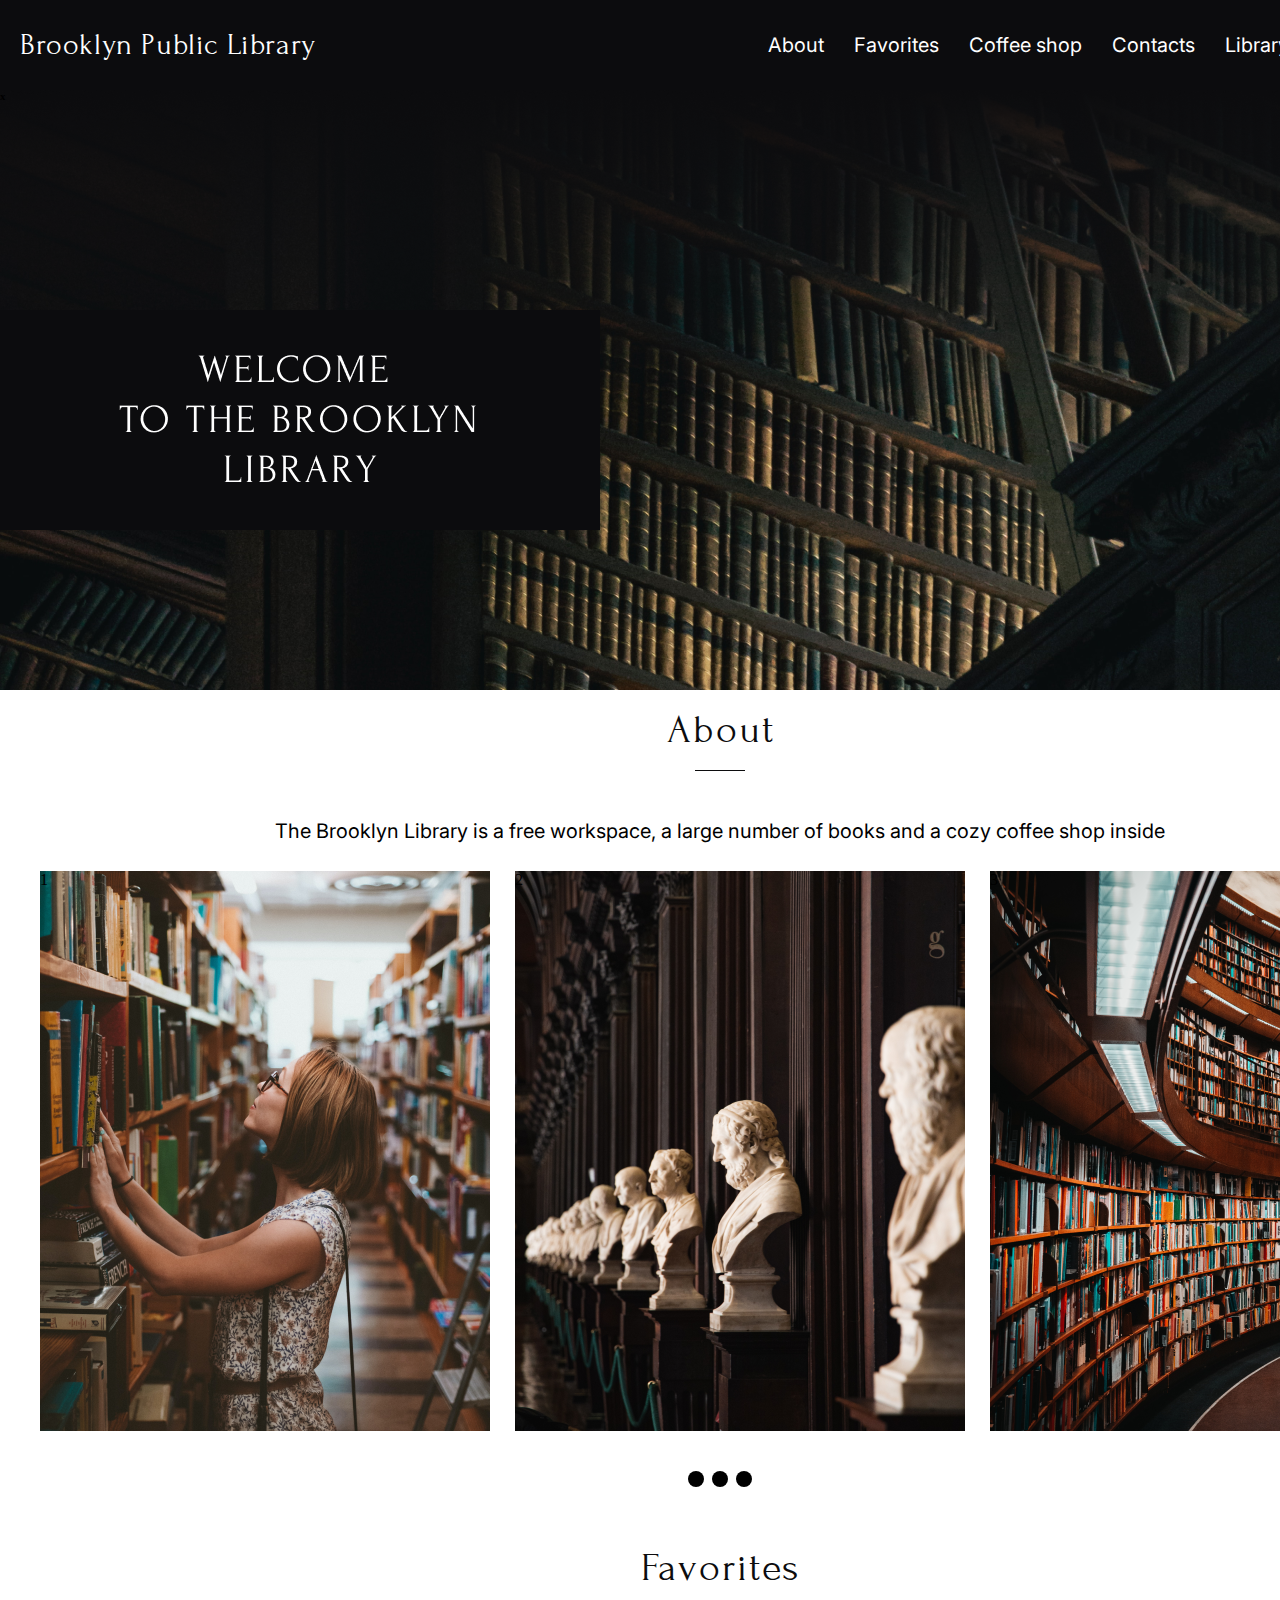
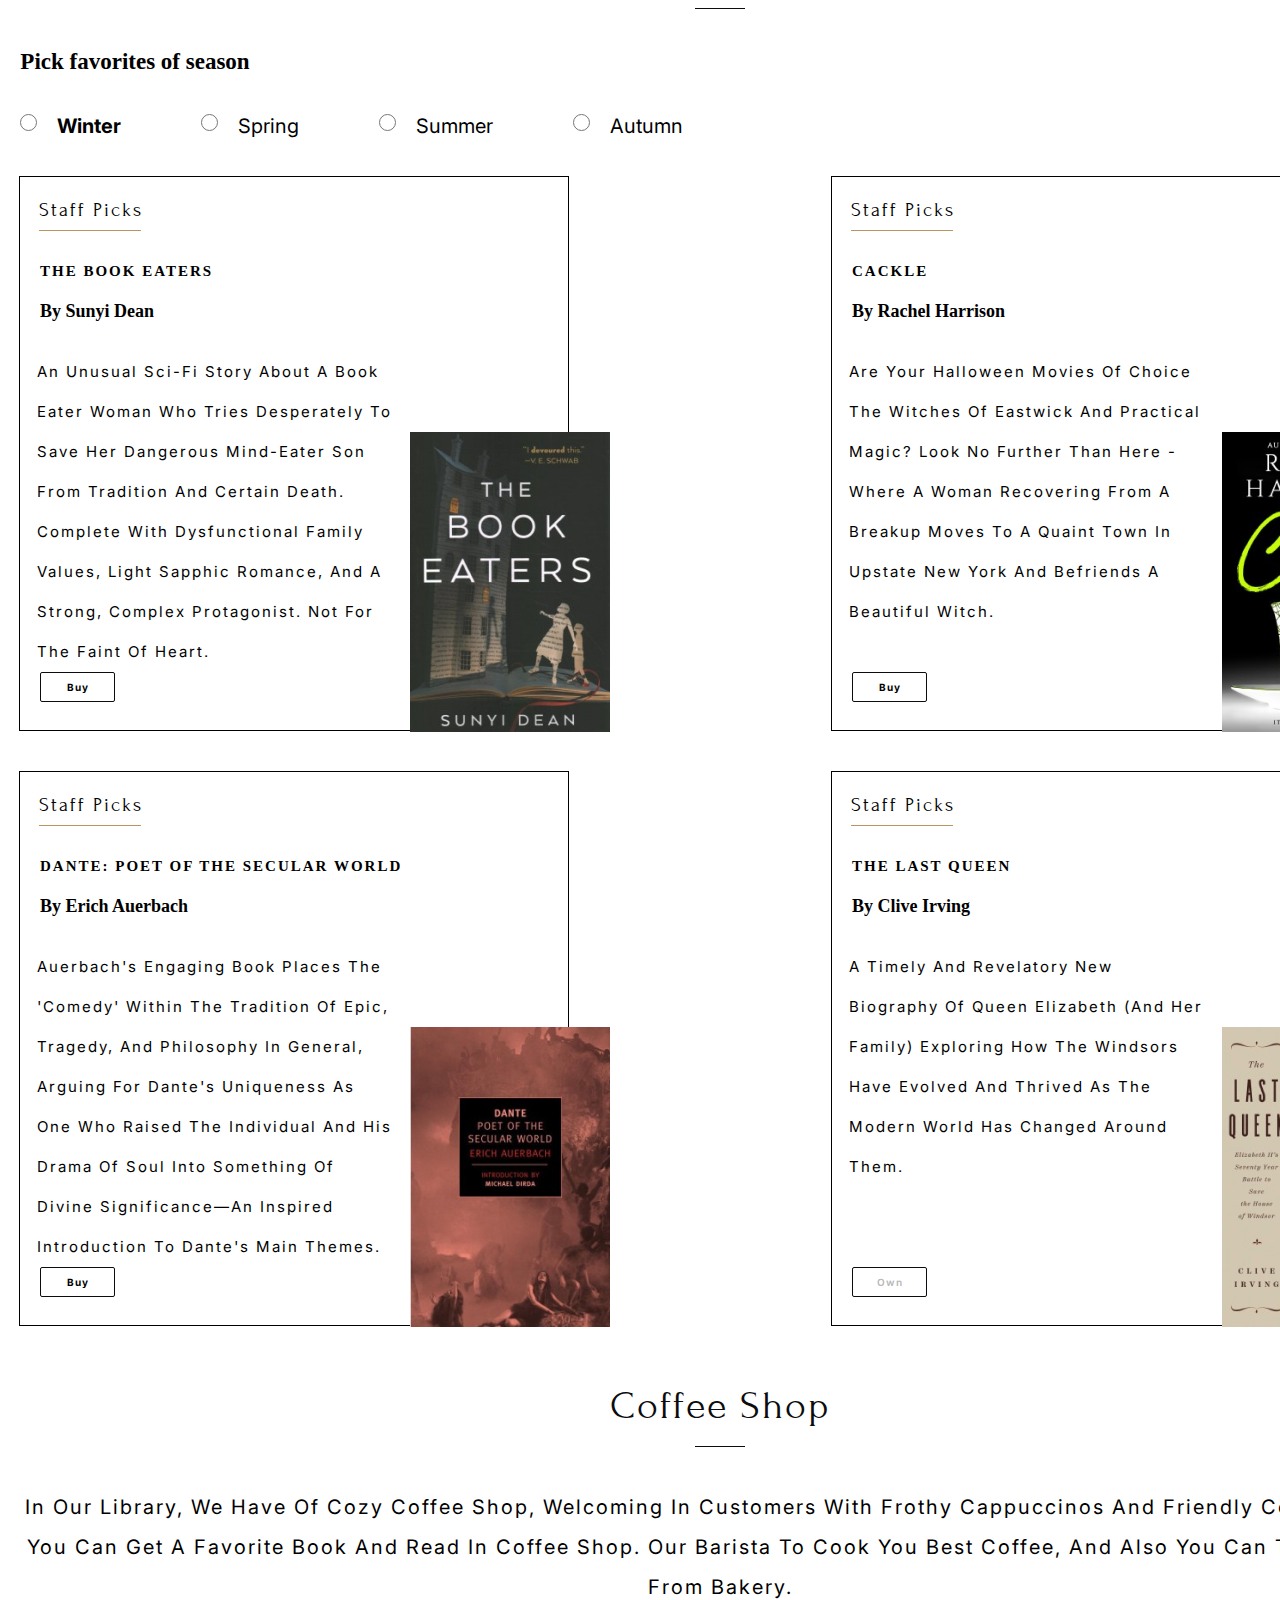
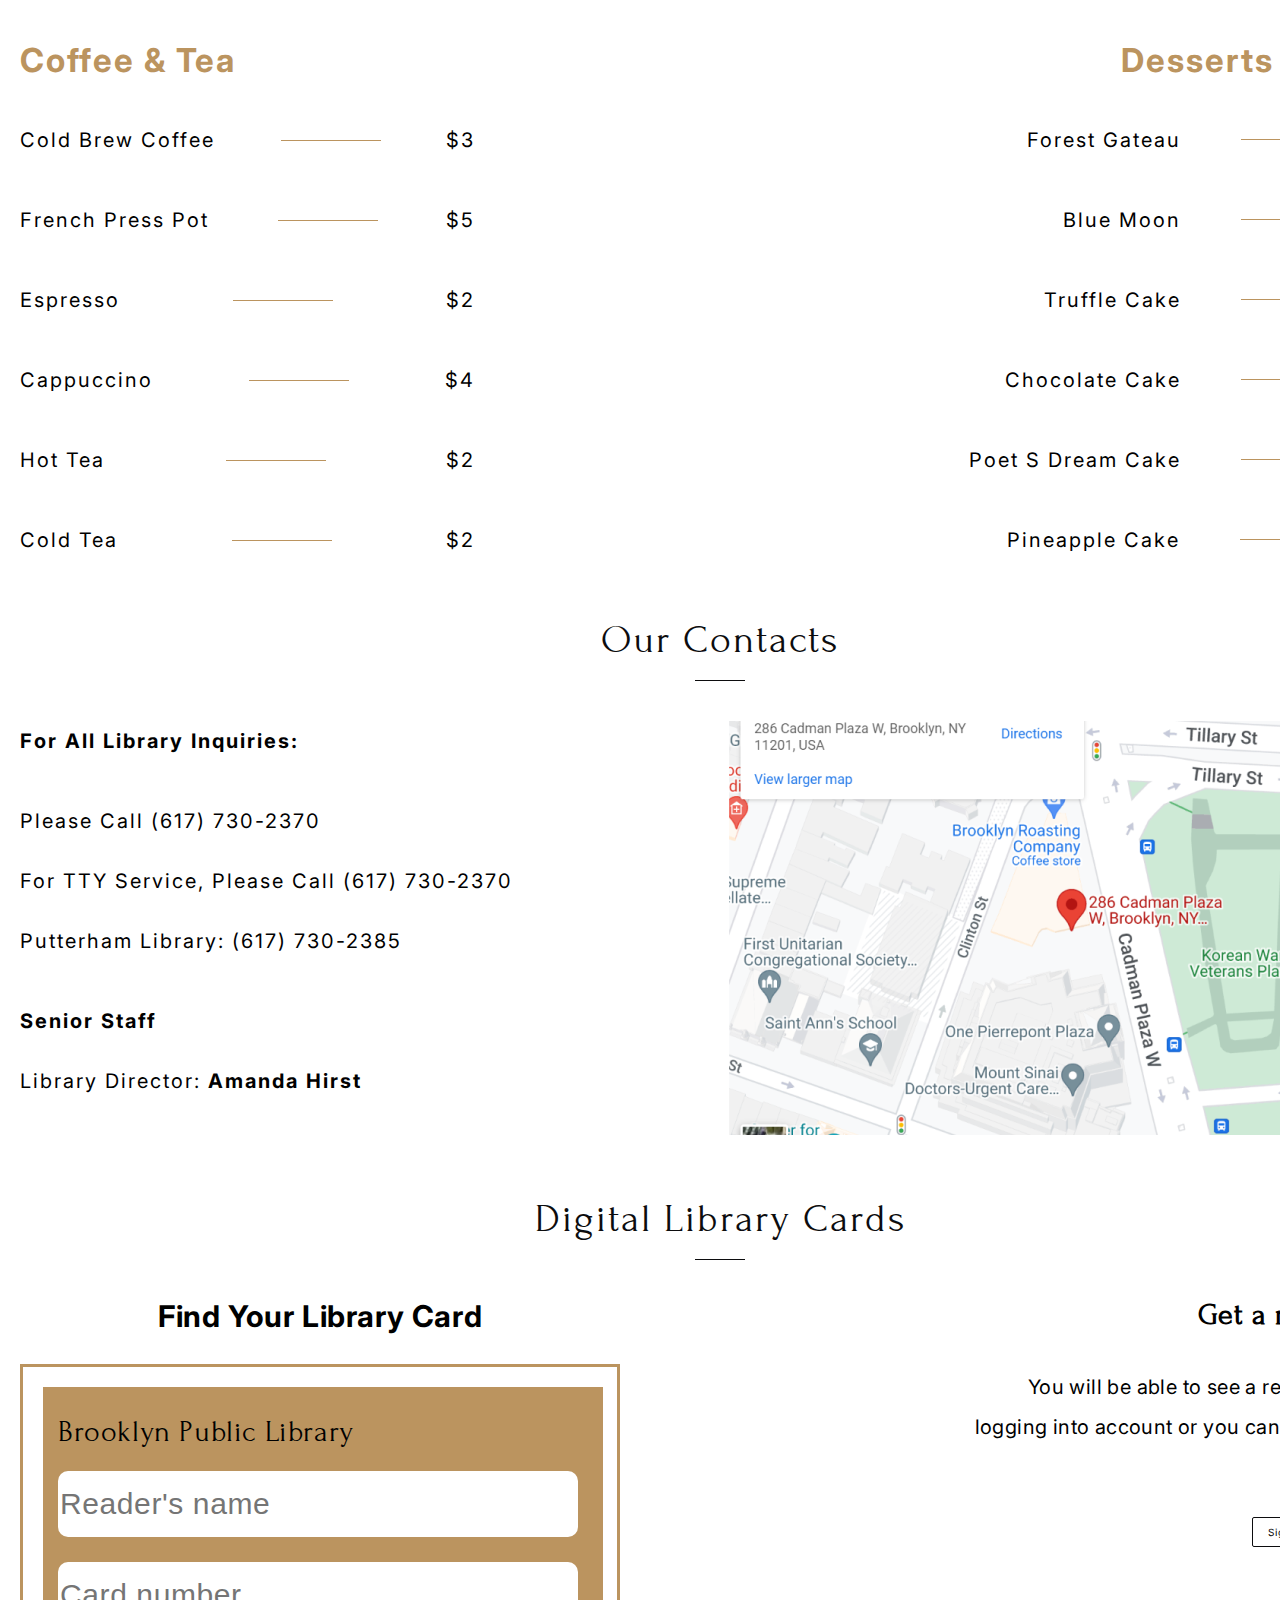
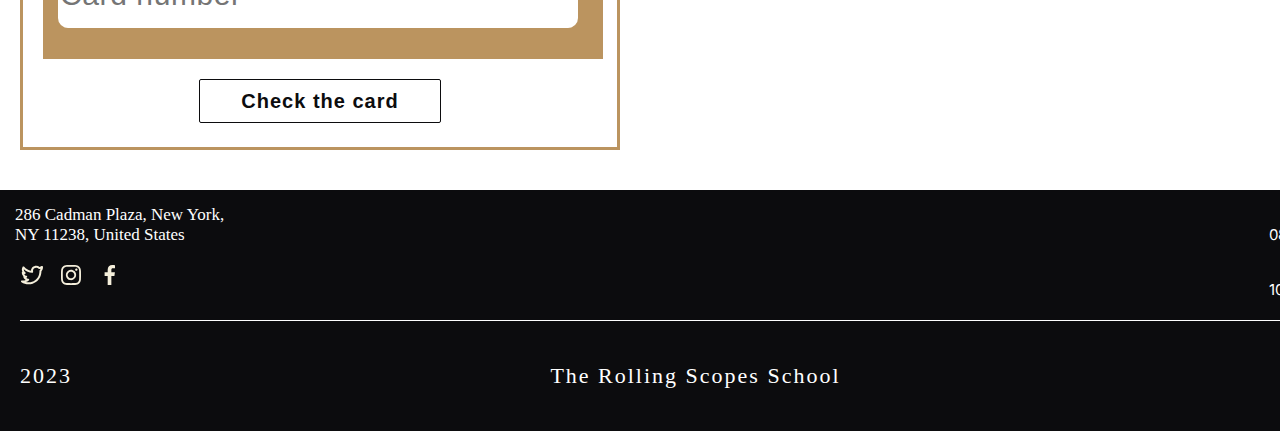
<file: library/index.html>
<!DOCTYPE html>
<html lang="en">
<head>
    <meta charset="UTF-8">
    <meta name="viewport" content="width=device-width, initial-scale=1.0">
    <link rel="stylesheet" href="./style.css"> 
    <link href="https://fonts.googleapis.com/css2?family=Forum&family=Inter&display=swap" rel="stylesheet"> 
    <link href="https://fonts.googleapis.com/css2?family=Forum&display=swap" rel="stylesheet">
    <link type="image/png" sizes="16x16" rel="icon" href="./assets/svg/icons8-главная-16.png">
    <title>Maket "PRO" verstall</title>
</head>
<body>   
    <header>  <!--ТЗ:Блок хэдер-->              
        <div class="header"> 
            <h1>Brooklyn Public Library</h1>  <!--ТЗ:h1-->
            <input type="checkbox"  id="burger">
            <label for="burger"></label>
            <nav>
                <ul>
                    <li><a href="#about">About</a></li>
                    <li><a href="#favorites">Favorites</a></li>
                    <li><a href="#coffeshop">Coffee shop</a></li>
                    <li><a href="#Contacts">Contacts</a></li>
                    <li><a href="#DigitalLibraryCards">Library Card</a></li>
                </ul>     
            </nav>
            <a class="icon-profile"><img src="./assets/svg/icon-profile.svg" alt="Icon" width="28" height="28" > </a> 
            <div class="menu-profile">
                <p class="menu-profile__title">Profile</p>
                <div class="line4"></div>
                <a class="login">Log In</a>
                <a class="register">Register</a>
            </div>
        </div>
    </header>     
    <main>                        <!--ТЗ:Блок мэин-->  
        <section class="welkome"><h6>x</h6> <!--ТЗ:секция№1 welkome.-->
        </section> 
        <section class="about" id="about">   <!--ТЗ:секция№2 aboute.-->
            <h2>About</h2>
            <div class="line"></div>
            <p>The Brooklyn Library is a free workspace, a large number of books and a cozy coffee shop inside </p>

            <div class="carousel" id="carousel">
                <button class="arrow prew"><img src="./assets/svg/carret-left.svg" alt="arrow" width="24" height="24"></button>
                <div class="gallery">
                <ul>
                <li><img src="./assets/img/image-1.png" alt="image"></li>
                <li><img src="./assets/img/image-2.png" alt="image"></li>
                <li><img src="./assets/img/image-3.png" alt="image"></li> 
                <li><img src="./assets/img/image-4.png" alt="image"></li> 
                <li><img src="./assets/img/image-5.png" alt="image"></li>
                </ul> 
                </div>
                <button class="arrow next"><img src="./assets/svg/carret-right.svg" alt="arrow"></button>
            </div>
            <div class="about__pagination">
                    <span class="dot onedot active"></span> 
                    <span class="dot twodot"></span> 
                    <span class="dot treedot"></span> 
                    <span class="dot fourdot"></span> 
                    <span class="dot fivedot"></span> 
            </div>
            
        </section>
        <section class="favorites" id="favorites"><!--ТЗ:секция№3 favorites.-->
            <h2>Favorites</h2>
            <div class="line"></div>
            <p class="text">Pick favorites of season</p>
            <form class="favorites__bttn">
                    <input type="radio" name="sck">
                    <label><b>Winter</b></label>
                    <input type="radio" name="sck">
                    <label>Spring</label>
                    <input type="radio" name="sck">
                    <label>Summer</label>
                    <input type="radio" name="sck">
                    <label>Autumn</label>
                </form>

                <div class="favorites__item">
                        <div class="bookone">
                        <span>Staff Picks</span>
                        <h3>The Book Eaters</h3>
                        <h4> By Sunyi Dean</h4>
                        <p>An unusual sci-fi story about a book eater woman who tries desperately to save her dangerous mind-eater son from tradition and certain death. Complete with dysfunctional family values, light Sapphic romance, and a strong, complex protagonist. Not for the faint of heart.</p>
                        <button>Buy</button>
                        <img src="./assets/img/book.png" alt="book" width="200" height="300">
                    </div>

                    <div class="twobook">
                        <span>Staff Picks</span>
                        <h3>Cackle</h3>
                        <h4>By Rachel Harrison</h4>
                        <p>Are your Halloween movies of choice The Witches of Eastwick and Practical Magic? Look no further than here - where a woman recovering from a breakup moves to a quaint town in upstate New York and befriends a beautiful witch. </p>
                        <button>Buy</button>
                        <img src="./assets/img/book3.png" alt="book" width="200" height="300">
                    </div>

                    <div class="threebook">
                        <span>Staff Picks</span> 
                        <h3>Dante: Poet of the Secular World</h3>
                        <h4> By Erich Auerbach</h4>
                        <p>Auerbach's engaging book places the 'Comedy' within the tradition of epic, tragedy, and philosophy in general, arguing for Dante's uniqueness as one who raised the individual and his drama of soul into something of divine significance—an inspired introduction to Dante's main themes.</p>
                        <button>Buy</button>
                        <img src="./assets/img/book2.png" alt="book" width="200" height="300">
                    </div>

                    <div class="fourhbook">
                        <span>Staff Picks</span>       
                        <h3>The Last Queen</h3>
                        <h4> By Clive Irving</h4> 
                        <p>A timely and revelatory new biography of Queen Elizabeth (and her family) exploring how the Windsors have evolved and thrived as the modern world has changed around them.</p>
                        <button disabled class="bttnfour">Own</button>
                        <img src="./assets/img/book4.png" alt="book" width="200" height="300">
                   </div>
        </div>
        </section>
        <section class="coffeshop" id="coffeshop"><!--ТЗ:секция№4 coffeshop.-->
            <h2>Coffee shop</h2>
            <div class="line"></div>
            <span>In our library, we have of cozy coffee shop, welcoming in customers with frothy cappuccinos and friendly conversation. you can get a favorite book and read in coffee shop. Our barista to cook you best coffee, and also you can try desserts from bakery.</span>
                    <div class="menu">
                    <div class="coffe">
                       <h3>Coffee & Tea</h3>
                       <div class="spancoffe"><p>Cold Brew Coffee</p><div class="line2"></div><p>$3</p></div>
                       <div class="spancoffe"><p>French Press Pot</p><div class="line2"></div><p>$5</p></div>
                       <div class="spancoffe"><p>Espresso</p><div class="line2"></div><p>$2</p></div>
                       <div class="spancoffe"><p>Cappuccino</p><div class="line2"></div><p>$4</p></div>
                       <div class="spancoffe"><p>Hot tea</p><div class="line2"></div><p>$2</p></div>
                       <div class="spancoffe"><p>Cold tea</p><div class="line2"></div><p>$2</p></div>
                    </div>
                    <div class="deserts">
                        <h3>Desserts & Cakes</h3>
                        <div class="spandeserts"><p>Forest Gateau</p><div class="line2"></div><p>$16</p></div>
                        <div class="spandeserts"> <p>Blue Moon</p><div class="line2"></div><p>$16</p></div>
                        <div class="spandeserts"><p>Truffle Cake</p><div class="line2"></div><p>$15</p></div>
                        <div class="spandeserts"> <p>Chocolate Cake</p><div class="line2"></div><p>$18</p></div>
                        <div class="spandeserts"> <p>Poet s Dream Cake</p><div class="line2"></div><p>$16</p></div>
                        <div class="spandeserts"> <p>Pineapple Cake</p><div class="line2"></div><p>$14</p></div>
                            </div>
                    </div>
                
                    </section>
        <section class="OurContacts" id="Contacts"> <!--ТЗ:секция№5 OurContacts.-->
            <h2>Our Contacts</h2>
            <div class="line"></div>
            <div class="contactmap">
            <div class="contacts">
                <p style="margin-bottom:40px;"><b>For all Library inquiries:</b></p>
                <p>Please call <a href="tel:+6177302370">(617) 730-2370</a></p>
                <p>For TTY service, please call <a href="tel:+6177302370">(617) 730-2370</a></p>
                <p>Putterham Library: <a href="tel:+6177302385">(617) 730-2385</a></p>
                <p style="margin-bottom:20px; margin-top:40px;"><b>Senior Staff</b></p>
                <p>Library Director: <a href="mailto:AmandaHirst@gmail.com"><b>Amanda Hirst</b></a></p>
            </div>
            <div class="map">
               <img src="./assets/img/rectangle-4.png" alt="map"> </div>
            </div>
        </section>
        <section class="DigitalLibraryCards" id="DigitalLibraryCards"> <!--ТЗ:секция№6 Digital Library Cards.-->
            <h2>Digital Library Cards</h2>
            <div class="line"></div>
            <div class="digital">
                <div class="digitalleft">
                    <h3>Find your Library card</h3>
                    <div class="digitalborder">
                        <div class="digitalbackgroung">
                    <p>Brooklyn Public Library</p>
                    <form>
                        <input type="text" id="name" placeholder="Reader's name" class="inputname">
                        <input type="text" id="namber" placeholder="Card number" class="inputnumber">
                    </form>
                         </div>
                    <button>Check the card</button>
                    </div>
                </div>
                <div class="digitalright">
                    <h4>Get a reader card</h4>
                    <div class="digitalrightbttm">
                    <p>You will be able to see a reader card after logging into account or you can register a new account</p>
                    <button class="bttnsign ">Sign Up</button>
                    <button class="bttnlog">Log in</button></div>
                </div>
            </div>
        </section>            
    </main>
    <footer><!--ТЗ:Блок футер-->   
        <div class="footer">
            <div class="footertop">
            <div class="topleft">
                <a href="https://goo.gl/maps/MgaX3SFQrQ5LCW2x8"><p>286 Cadman Plaza, New York, NY 11238, United States</p></a>
                    <ul style="list-style: none">
                <li><a href="https://twitter.com/?lang=ru"><img src="./assets/svg/u-twitter-alt.svg" alt="twitter"></a></li>
                <li><a href="https://www.instagram.com/"><img src="./assets/svg/u-instagram.svg" alt="instagram"></a></li>
                <li><a href="https://ru-ru.facebook.com/"><img src="./assets/svg/u-facebook-f.svg" alt="u-facebook-f"></a></li>
                    </ul>
        
            </div>
            <div class="topright">
                <p >Mon - Fri<br>
                    08:00 am - 07:00 pm</p>
                <p >Sat - Sun<br>
                    10:00 am - 06:00 pm</p>
            </div>
        </div>
            <div class="line3"></div>
            <div class="bottom">
            <p>2023</p>
            <a href="https://wearecommunity.io/events/js-stage0-rs-2023q2"><p>The Rolling Scopes School</p></a>
            <a href="https://github.com/AnShulia"><p>Nastassia</p></a>
            </div>
        </div>
    </footer>


<!--OPEN MODAL LOGIN-->

    <div class="modal-login">
        <div class="modal-login__content">
        <img src="./assets/svg/close-btn.svg" alt="bttn-close" class="bttn-close">
        <h2>LOGIN</h2>
        <label for="">E-mail or readers card</label>
        <input type="text" id="">
        <label for="">Password</label>
        <input type="password" id="">
        <button class="open-myprofile">Log In</button>
        <p>Dont have an account?</p>
        <p>Register</p> 
    </div> 
    </div>
<!--OPEN MODAL REGISTER-->
    <div class="modal-register ">
        <div class="modal-register__content">
        <img src="./assets/svg/close-btn.svg" alt="bttn-close" class="bttn-close">
        <h2>Register</h2>
        <label for="f-name">First name</label>
        <input type="text" id="f-name">
        <label for="l-name">Last name</label>
        <input type="text" id="l-name">
        <label for="">E-mail</label>
        <input type="text" id="">
        <label for="">Password</label>
        <input type="password" id="">
        <button class="open-myprofile">Sign Up</button>
        <p>Already have an account?</p>
        <p>Login</p>
    </div>
    </div>
<!--OPEN MODAL MY PROFILE-->
    <div class="modal-my-profile">
        <div class ="modal-my-profile__content">
        <div class="left-profile">
            <div class="img-ava"></div>
            <p>John Doe</p>
        </div>
        <div class="right-profile">
            <img src="./assets/svg/close-btn.svg" alt="bttn-close" class="bttn-close" id="bttn-close-profile">
            <h2>My profile</h2>
            <div class="cards-profile">
            <div class="visits">
                <h4>visits</h4>
                <img src="./assets/svg/union.svg" alt="union">
                <p>23</p>
            </div>
            <div class="bonuses">
                <h4>bonuses</h4>
                <img src="./assets/svg/star-1.svg" alt="star1">
                <p>1240</p>
            </div>
            <div class="books">
                <h4>Books</h4>
                <img src="./assets/svg/book.svg" alt="book">
                <p>2</p>
            </div>
            </div>
            <h3>Rented books</h3>
            <ul >
                <li>The Last Queen, Clive Irving</li>
                <li>Dominicana, Angie Cruz</li>
            </ul>
            <div class="card-number">
            <p>Card number</p>
            <p style="color:#BB945F;">F00234030</p>
            <img src="./assets/svg/icon-copy.svg">
            </div>
        </div>
    </div>
    <div class="modal-buy-library-card ">
            <div class="header1">
                <h2>Buy a library card</h2>
                <img src="./assets/svg/close-btn.svg" alt="bttn-close" class="bttn-close">
            </div>
            <div class="modal-buy-library-card-right">
                <p>If you are live, work, attend school, or pay property taxes in New York State, you can get a $25 digital library card right now using this online form. Visitors to New York State can also use this form to apply for a temporary card.</p>
            </div>
            <div class="modal-buy-library-card-left">
                <label for="">Bank card number</label>
                <input type="text">
                <label for="">Expiration code</label>
                <input type="number">
                <input type="number">
                <label for="">CVC</label>
                <input type="number">
                <label for="">Cardholder name</label>
                <input type="text">
                <label for="">Postal code</label>
                <input type="text">
                <label for="">City / Town</label>
                <input type="text">
                <button>Buy</button>
                <p>$ 25.00</p>
            </div>
    </div>


  




    <script src="./index.js"></script>
</body>
</html>
</file>
<file: library/style.css>
*{                      
    border: 0;
    margin: 0;
    box-sizing: border-box;  
}
/*Правило для всей странички*/
html, body{
    margin: 0 auto;
    width: 100% auto;
    max-width: 1440px;
}
@media screen and (max-width: 768px){
    body,html{
        width: 768px; width: 100%; max-width: 768px;
        
    }
}
.line{
    width: 50px;
    height: 1px;
    flex-shrink: 0;
    background: #0C0C0E;
    margin-left: auto; margin-right: auto; 
    margin-top: 20px;
    
}
h2{ 
    color: #0C0C0E;
    font-family: Forum;
    font-size: 40px;
    letter-spacing: 2px;
    text-transform: capitalize;
    font-weight: 400;
    text-align: center;
    line-height: 40px;
    margin-top:20px;
    margin-left: auto; margin-right: auto; 
}
a{
    color: #FFF;
    cursor: pointer;
    text-decoration: none;
}
button:hover{
    cursor: pointer;
}
ul{
    list-style: none;
}
/*HEAD*/
.header{  
    box-sizing: border-box;
    background: #0C0C0E;
    color:#FFFFFF;
    width: 1440px;
    height: 90px;
    display: flex;
}
.header h1{ 
    margin-top:20px;
    margin-left: 20px;
    font-size: 30px;
    font-family: Forum;
    line-height: 50px;
    letter-spacing: 0.6px;
    width: 294px; height: 50px;
    font-weight: 400;
    white-space:nowrap;
}
.header ul{ 
    display: inline-flex;
    justify-content: space-between;
    height: 50px;
    margin-top:20px; margin-left: 414px;
    font-size: 20px;
    line-height: 50px;
    font-family: Inter;
    gap: 30px;
    white-space:nowrap;
    text-align: center;
    
}
.header li:hover{          
    border-bottom: 3px solid #ffffff;   
}
.icon-profile{
    width: 28px;
    height: 28px;
    margin-top:31px; margin-left: 40px;
}
/*Иконка, взаимодействие*/
.menu-profile{
    display: none;
    width: 80px; height: 115px;
    background: #FFF; color:#000;
    position:absolute;
    top: 70px; margin-left: 1355px;
    font-family: Inter;
    font-size: 15px;
    font-style: normal;
    font-weight: 400;
    line-height: 20px;
    text-align: center;
}
.menu-profile__title{
   color: #000;
   font-family: Inter;
   font-size: 15px;
   font-style: normal;
   font-weight: 700;
   line-height: 20px; 
   margin-bottom: 5px;
 }
 .line4{
    width: 40px; height: 1px;
    margin-left: auto; margin-right: auto; 
    flex-shrink: 0;
    background-color: #BB945F;
    margin-bottom: 15px;
 }
 .menu-profile a{
    display:block;
    margin-bottom: 10px;
    color:black;
 }
#burger, [for=burger]{
   display: none;
   }
@media screen and (max-width: 768px){
    .header{
        width: 768px;
    }
    .icon-profile{
        position: absolute;
        margin-left: 630px;
    }
    [for=burger]{ 
        display: block;
        font-size: 35px;
        margin-top: 20px; margin-left: 390px;
        z-index: 10;
        
    }
    [for=burger]::before{
        content:'☰';
    } 
   nav{
    display: none;
    background: #000;
    width: 332px; height: 570px;
    position: absolute;
    margin-left: 438px; margin-top: 0;
    
   }
   .header ul{
    display: flex;
    flex-direction: column;
    justify-content: center;
    align-items: center;
    gap: 30px;
    position: relative;
    margin-top: 100px; margin-left: 107px;
    width: 118px; height: 370px;
    font-size: 20px; 
   }  
   #burger:checked + label + nav{
    display:block; 
    
   }
   #burger:checked + [for=burger]::before{
    
    content:'☓';
   }
}
/*End head*/
/*Погнало тело*/
main{
    background: #FFF;
    width: 100%;
    width: 1440px;
    margin:0;
}
@media screen and (max-width: 768px){
    main{
        width: 768px;
    }
    }
main .welkome{ 
    background-image: url('./assets/img/welcome.png');
    background-color: #c7b39b;
    height: 600px;
    width: 1440px;    
}
main .about {
    width: 1440px;  height: 837px; 
    width: 100%; height: 100%;
}
.about p{
    margin-top: 40px;
    height: 40px;  
    text-align: center;
    font-size: 20px;
    line-height: 40px;
    font-family: Inter;
}
.about h2{
    height: 40px; width: 106px;
}
.carousel{ 
    margin-top: 20px;
    height: 560px; width: 1440px;
    display: flex; flex-direction: row; justify-content: flex-start; align-items: flex-start;
    overflow: hidden; 
}
.gallery ul {
    display: inline-flex; gap: 25px; 
}
.gallery img{
    flex-shrink: 0;
}
.arrow{
    display: none;
}
main .about__pagination{ 
    text-align:center;
    margin: 40px 686px 40px 686px;
    white-space: nowrap;
}
.dot{
    cursor: pointer;
    height: 16px; width: 16px;
    margin: 0 2px;
    background:#000;
    border-radius: 50%;
    display: inline-block;
    transition: background-color 0.6s ease;
}
.dot:active,
.dot:hover{
    background:#BB945F;
}
.fourdot,
.fivedot{
    display: none;
}
@media screen and (max-width: 768px){
    main .welkome{
        width: 768px; height: 600px; 
        background-image: url('./assets/img/welcomeTablet.png');
    }
    main .about{
        width: 768px; 
        display:flex;
        flex-direction: column;
        align-content: center;  
        justify-content: center;
        align-self: center;
        align-items: center;
    }
    main .about p{
        display: block;
        width: 728px;height: 80px;
        margin-left: 20px;
        text-align: center;
    }
    main .about__image{
        width: 614px;
        margin-top:20px;
        justify-content: space-between;
    }
    .arrow{
       display:block;
       width: 24px;
       height: 24px;
       border-radius: 3px 0 0 3px;
       margin-top: 288.5px;
    }
    .imagenone{
        display:none;
    }  
    main .about__pagination{
        margin-top:25px;  
        width: auto;
        margin: 25px 0 0 0;
    }
    .fourdot,
    .fivedot{
        cursor: pointer;
        height: 16px; width: 16px;
        margin: 0 2px;
        border-radius: 50%;
        display: inline-block;
    }
}
/*favorites*/
main .favorites{ 
    width: 1440px; 
    box-sizing: border-box;
    margin-top: 57px;
}
main .favorites h2{
    margin-top:13px;
    width: 160px; height: 40px;
}
.text{
    width: 234px; height: 24px;
    margin-top: 40px; margin-left: 18px; margin-bottom: 41px;
    text-align: center;
    font-weight: 700;
    white-space:nowrap;
    line-height: normal;
    font-size: 23px;


}
.favorites__bttn { /*Доработай*/
     display:inline-flex;
     flex-direction: row;
}
.favorites__bttn input{ 
    width: 17px; height: 17px;
    margin-left:20px;
    stroke-width: 2px;
    stroke: #000;
    }
.favorites__bttn label{
 margin-right: 60px;
 font-family: Inter;
 font-size: 20px;
 line-height: normal;
 margin-left:20px;
 line-height: normal;
}
/*Общие favorit*/
 .favorites__item{
   margin-top: 38px; margin-left: 19px; margin-right: 59px;
    flex-shrink: 0;
    box-sizing: border-box;
    display:flex;
    flex-direction: row;
    justify-content: space-between;
    align-content: space-between;
    flex-wrap: wrap;
    text-align: left;
}
.favorites__item span{
    display:block;
    width: 102px;    
    margin-top: 13px; margin-left: 19px;
    font-size: 20px;
    font-family: Forum;
    line-height: 40px;
    letter-spacing:2px ;
    text-transform: capitalize;
    white-space: nowrap;
    border-bottom: 1px #BB945F solid ;
}
.favorites__item h3{
    color: #000;
    margin-top:20px; margin-left:20px;
    font-weight: 700;
    font-size: 15px;
    text-transform: uppercase;

}
.favorites__item h4{
    color: #000;
    margin-top:10px; margin-left:20px;
    font-weight: 700;
    font-size: 18px;
    text-transform: capitalize;
}
 .favorites__item p{
    margin-top:30px; margin-left: 17px;
    width: 355px; height: 320px;
    font-size: 15px;
    display:inline-block;
    text-align: left;
    font-family: Inter;
    line-height: 40px;
    letter-spacing: 2px;
    text-transform: capitalize;
    white-space: pre-wrap;
    
}
.favorites__item button{
    width: 75px;  height: 30px;
    flex-shrink: 0;
    text-align: center;
    font-family: Inter;
    font-weight: 700;
    letter-spacing: 1px;
    background-color: #FFF;
    border: 1px solid #0C0C0E;
    border-radius: 2px;
    padding: 1px 1px 1px 1px;
    display: block;
    margin-left: 20px; 
    font-size: 10px;
    letter-spacing: 1px;  
}
.favorites__item button:hover{
    background-color: #BB945F;
}
.favorites__item img{
    display: block;
    margin-left: 390px; margin-top: -270px;
}
@media screen and (max-width: 768px){
main .favorites{
   margin-top: 0px;
   width: 768px;
   display: flex;
   flex-direction: column;
}
main .favorites__item{
    display:flex;
    justify-content: center;
}
}
/*Блок с книжками*/
/*1*/
main .bookone{border: 1px solid #000;
   width: 550px; height: 555px; flex-shrink: 0;
   margin-bottom:40px;
   display: flex;
   flex-direction: column;
}
/*2*/
main .twobook{border: 1px solid #000;
    display: block;
    width: 550px; height: 555px; flex-shrink: 0; 
    margin-bottom:40px;
}
/*3*/
main .threebook{border: 1px solid #000;
    width: 550px; height: 555px; flex-shrink: 0;
    display: block;
    margin-bottom:40px;
}
/*4*/
main .fourhbook{border: 1px solid #000;
    width: 550px; height: 555px; flex-shrink: 0;
    display: block;
    margin-bottom:40px;
}


/*coffe shop*/
.coffeshop h2{
    display: block;
    margin-top:20px; 
}
.coffeshop span{
    display: block;
    height: 120px;
    font-size: 20px;
    margin: 40px 20px 0 20px;
    line-height: 40px; 
    font-family: Inter;
    letter-spacing: 2px;
    text-align: center;
    text-transform: capitalize;
}
h3{
    display: flex;
    height: 40px;
    justify-content: space-between;
    margin: 33px 20px 0 20px;
    color: #BB945F;
    font-size: 33px;
    line-height: 40px;
    letter-spacing: 2px;
    text-transform: capitalize;
}
.menu{
    display: flex;
    width: 100%;
    font-family: Inter;
    letter-spacing: 2px;
    line-height: 40px;
    text-transform: capitalize;
    letter-spacing: 2px;
    text-align: center;
    justify-content: space-between;  
}
.coffe{
   width: 50%; 
   display: inline-flex;
   flex-direction: column;
   white-space:nowrap;
   align-items: flex-start;
   font-size: 20px;
}
.deserts{
    width: 50%; 
    font-size: 20px; 
}
.deserts h3{
    float: right;}
.spancoffe{
    display: inline-flex;
    width: 100%; height: 40px; width: 455px ;
    flex-direction: row;
    white-space:nowrap;
    justify-content: space-between;
    margin-top: 40px; margin-left:20px;
    gap: 60px;    
}
.spandeserts{
    display: inline-flex;
    width: 100%; height: 40px;
    gap: 60px;
    margin-top: 40px;  margin-right:20px;
    white-space:nowrap;
    font-family: Inter;
    justify-content: end;
    align-items: flex-end;
    text-align: right;
}
.line2{ /*следует доработать, с левой сторона хромает*/
    width: 100px;
    height: 1px;
    background: #BB945F;
    margin-top: 20px; margin-bottom: 20px;
    text-align: center; 
}
@media screen and (max-width: 768px){
    .coffeshop{
    display:flex;
    flex-direction: column;
    justify-content: center;
    width: 768px; 
    margin-top:10px;
    }
    .coffeshop h2{
        margin-top:10px;
    }
    .coffeshop span{
        height: 200px;
        margin-bottom:20px;
    }
    .menu{
        margin-top: -10px;
        display: flex;
        flex-direction: column;
        align-items: center;
        
    }
    .coffe{
        width: 100%;
        display: inline-flex;
        flex-direction: column;
        justify-content: center;
        align-items: flex-start;
    }
    .deserts h3{
        float: right;
    }
    .deserts{
        width: 100%; 
        float: right;
        padding-right: 50px;
    }   
 }

/*КОНТАТЫ*/
.OurContacts a{
    color:#000;
}
.OurContacts h2{
   width: 240px; height: 40px;
   white-space: nowrap;
   margin-top: 60px;
}
.contactmap{
    display: flex;
   margin: 40px 20px 0 20px;
}
.contacts{
    display: block;
    font-family: Inter;
    width: 50%; 
    font-size: 20px;
    line-height: 40px;
    letter-spacing: 2px;
    text-transform: capitalize;   
}
.contacts p{
    height: 40px;
   margin-bottom: 20px;
}
.map{
    width: 50%; 
}
@media screen and (max-width: 768px){
    .OurContacts h2{
        margin-top: 68px;
    }
   .OurContacts{
        width: 728px;
        display:flex;
        flex-direction: column;
        flex-wrap: wrap;
        justify-content: center;
        white-space: nowrap;
    }
    .contactmap{
        display:flex;
        flex-direction: column;
    }
}

/*END CONTACTS*/
/*Digital Library Cards*/
.DigitalLibraryCards h2{
    margin-top: 60px;
}
.digital{
    width: 100%;
    display:flex;}
/*левая сорона*/
.digitalleft{
    width: 50%;
    justify-content: center; 
    text-align: start;
}
.digitalleft h3{
    margin-top: 38px;  margin-left: 158px;
    width: 324px; height: 36px;
    font-size: 30px;
    text-align: center;
    margin-bottom: 30px;
    letter-spacing: 0.6px;
    line-height: normal;
    font-family: Inter;
    white-space: nowrap;
    color: #000;
}
.digitalborder {
    border: 3px solid #BB945F;
    width: 600px;
    height: 386px;
    flex-shrink: 0;
    margin-left: 20px;
    display: flex;  
    flex-direction: column;
}
.digitalbackgroung{
    background: #BB945F;
    width: 560px;
    height: 272px;
    flex-shrink: 0;
    margin: 20px 20px 0 20px;
    display: flex;
    flex-direction: column; 
    padding:20px 20px 20px 15px;
}
.digitalbackgroung p{
    font-family: Forum;
    line-height: 50px;
    letter-spacing: 0.6px;
    font-size: 30px;
    white-space: nowrap;
    display:block;
    width: 294px; height: 50px;  
}
.digitalbackgroung form{
    display: flex;
    flex-direction: column;
    align-self: center;
    margin-top: 14px; 
    height: 163px; width: 100%;
}
.digitalbackgroung input{ 
    background-color: #FFF; font-size: 30px;
    width: 520px; height: 66px;
    line-height: 50px;
    letter-spacing: 0.6px;
    flex-shrink: 0;
    border-radius: 10px;
    display: flex;
    flex-direction: column;
    margin-bottom: 25px;
    
}
.digitalborder button{
    border-radius: 2px;
    border: 1px solid #0C0C0E;
    color: #0C0C0E;
    font-size: 20px;
    font-weight: 700;
    text-align: center;
    letter-spacing: 1px;
    width: 242px; height: 44px;
    margin-left: 176px; 
    margin-top: 20px;
    background: #FFF;
}
.DigitalLibraryCards button:hover{
    background-color: #BB945F;
}
/*Правая сорона*/
.digitalright{
    width: 50%;
    text-align: right;
    font-size: 20px;
   
}
.digitalright h4{
    
    margin-top: 38px; margin-right: 20px;
    font-size: 30px;
    letter-spacing: 0.6px;
    font-family: Forum;
    margin-bottom:35px ;
}
.digitalright p{
    margin-right: 20px;
    font-family: Inter;
    width: 456px;
    letter-spacing: 0.4px;
    line-height: 40px;
    text-align: right;
}
.digitalright button{
    font-family: Inter;
    width: 75px; height: 30px;
    border-radius: 2px;
    border: 1px solid #0C0C0E;
    border-radius: 2px;
    letter-spacing: 1px;
    font-size: 10px;
    background: #FFF;
}
.digitalrightbttm{
display: flex;
flex-direction: column;
justify-content: flex-end;
align-items: end;

}
.bttnsign{
    margin-top: 30px;
    margin-right: 113px;  
}
.bttnlog{
    margin-top: -30px;
    margin-right: 17px; 
}
@media screen and (max-width: 768px){
    /*Верх*/
.DigitalLibraryCards{ 
    display:flex;
    width: 768px;
    flex-direction: column;
    justify-content: center;   
}
.DigitalLibraryCards h2{
    margin-top: 35px;
}
.digital{
    flex-direction: column;
    align-items: center;

}
.digitalleft{
    width: 100%;
}
.digitalleft h3{
    margin-left: 222px;
}
.digitalborder{
    margin-left: 84px;
}
/*Низ*/
.digitalright{
    width: 100%;
    text-align: center;
}
.digitalrightbttm{
    display:flex;
    align-items: center;
}
.digitalright h4{
    margin-top: 20px;
}
.digitalrightbttm p{
    width: 600px;
    text-align: center;
    margin-top: 5px;
}
.bttnsign{
    margin-top: 40px;
    margin-right: 95px;
}
.bttnlog{ 
    margin-right: -95px;
}

}
/*Конец мэйна*/
/*Идем в подвал*/
.footer{
    width: 1440px;
    margin-top: 40px;
    background: #0C0C0E;
    color: #FFFFFF;
    font-size: 17px;
}
.footertop{
    display: flex;
    flex-direction: row;
    justify-content: space-around;
    width: 100%;
    font-size: 15px; 
}
.topleft{
    width: 50%;
}
.topleft  ul{
    display: inline-flex;
    gap:15px;
    height: 24px;
    margin-top: 18px; margin-left: -20px;
}
.topleft p{ 
    width: 229px; height: 40px;
    margin-top:15px; margin-left:15px;
    line-height: 20px;
    font-size: 17px;
}
.topright{
    width: 50%;
    gap: 10px;
}
.topright p{
    display: block;
    width: 149px; height: 40px;
    font-family: Inter;
    letter-spacing: 0.4px;
    line-height: 20px;
    text-align: right;
    margin-left: 549px;
    margin-top: 15px;
    white-space: nowrap;
    color:#FFF;
}
.line3{
    width: 1400px;
    height: 1px;
    background: #FFF;
    margin-top: 20px; margin-left: 20px; margin-right: 20px;
    flex-shrink: 0;  
}
.bottom{
    height: 110px;
    display:flex;
    justify-content: space-between;
    align-items: center;
    font-size: 22px;
    line-height: 20px;
    letter-spacing: 2px;
    margin-left: 20px; margin-right: 20px;
}
@media screen and (max-width: 768px){
    .footer{
        width: 768px;
    }
    .topright p{      
        float:right;
        margin-right: 30px;
    }   
}
/*Наверняка лучше прописть на модули отдельный css файл, но пофиг.. */

.bttn-close{
    position: absolute;
    margin-top: 15px; margin-left: 215px;
    display:block; 
    width: 19px; height: 19px;
    cursor: pointer;
}
/*////////////////////////*/
/*Модалки, оверлей*/
.modal-login,
.modal-register,
.modal-my-profile
{ 
    visibility: hidden;
    display: flex; align-items: center; justify-content: center;
    width: 100%; height: 100%;
    position:absolute;
    top: 0; left: 0;
    background-color: rgba(0,0,0, 0.5);   
    overflow: hidden;
}
/*Открытие логина*/
.modal-login__content{
    background-color: #FFF;
    display:flex;
    width: 250px; height: 262px;
    flex-direction: column;
    align-items: center; 
    position: absolute;
    left: 50%; top:50%;
    transform: translate(-50%); 
}
.modal-login h2{
    color: #000;
    font-family: Forum;
    font-size: 20px;
    text-align: center;
    line-height: 20px;
    letter-spacing: 0.4px;
    text-transform: uppercase;
    top: 20;
    margin-bottom: 20px;
}
.modal-login label{ 
    font-family: Inter;
    font-size: 15px;
    font-weight: 400;
    line-height: 20px; /* 133.333% */
    letter-spacing: 0.3px;
    margin-left: -35px;
    margin-bottom: 10px; 
    width: 164px ; height: 20px;
    white-space: nowrap;
}
.modal-login input{
    border: 1px #BB945F solid;
    width: 200px; height: 20px;
    margin-bottom: 10px ;
    margin-left: auto; margin-right: auto;
}
.modal-login button{
    border: 1px black solid; border-radius: 2px;
    width: 75px; height: 30px;
    font-size: 10px; font-weight: 700; letter-spacing: 1px;  font-family: Inter;
    margin-right: 125px; margin-bottom: 10px; margin-top:10px;
}
.modal-login p{ 
    font-size: 10px; font-family: Inter; text-shadow: 0px 2px 3px rgba(255, 255, 255, 0.16);
    margin-right: 93px;
}
.modal-login p + p{
    font-weight: 700; letter-spacing: 1px; text-decoration-line: underline;
    margin-right: -80px; margin-top: -13px;
}
/*////////////////////////*/
/*Открытие регистрации*/
.modal-register__content{
    width: 250px; height: 382px;
    background: #FFF;
    display:flex; flex-direction: column;
    position: absolute;
    transform: translate(-50%); 
}
.modal-register h2{
    color: #000;
    font-family: Forum;
    font-size: 20px;
    text-align: center;
    line-height: 20px;
    letter-spacing: 0.4px;
    text-transform: uppercase;
    top: 20;
    margin-bottom: 20px;
}
.modal-register label{
    font-family: Inter;
    font-size: 15px;
    font-weight: 400;
    line-height: 20px; /* 133.333% */
    letter-spacing: 0.3px;
    margin-left: 25px;
    margin-bottom: 10px; 
    width: 164px ; height: 20px;
    white-space: nowrap;
}
.modal-register input{
    border: 1px #BB945F solid;
    width: 200px; height: 20px;
    margin-bottom: 10px ;
    margin-left: auto; margin-right: auto;
}
.modal-register button{
    border: 1px black solid; border-radius: 2px;
    width: 75px; height: 30px;
    font-size: 10px; font-weight: 700; letter-spacing: 1px;  font-family: Inter;
    margin-bottom: 10px; margin-top:10px; margin-left: 25px;
}
.modal-register p{
    font-size: 10px; font-family: Inter; text-shadow: 0px 2px 3px rgba(255, 255, 255, 0.16);
    margin-left: 25px;
}
.modal-register p + p{
    font-weight: 700; letter-spacing: 1px; text-decoration-line: underline;
    margin-left: 157px; margin-top: -13px;
}
/*////////////////////////*/
/*MYPROFILE*/
.modal-my-profile__content{
    position: absolute;
    left: 50%; top:50%;
    width: 600px; height: 400px;
    background: #FFF; 
    display: flex; justify-content: space-around;
    transform: translate(-50%, -50%); 
}
#bttn-close-profile{
    width: 15px;
    position: absolute;
    margin-top: 25px; margin-left: 390px;
}
.left-profile{
    background-color: #000;
    width: 170px;
    display: flex; flex-direction: column;  
}
.img-ava{
    background: #FFF;
    width: 80px; height: 80px;
    margin-top: 139px; margin-left: 45px;  
}
.left-profile p{
    display:block;
    background: #FFF;
    width: 120px; height: 30px;
    margin-top: 15px; margin-left: 25px ;
    font-size: 20px; line-height: 20px; text-transform: uppercase; font-family: Inter;
    text-align: center; flex-shrink: 0; 
}
.right-profile{
    width: 430px;
    display:flex; flex-direction: column;   
}
.right-profile h2{
    text-align: center;  font-family: Forum; font-size: 40px; line-height: 20px;
    letter-spacing: 0.8px; text-transform: uppercase;
    margin-top: 40px; margin-left: 20px;
}
.cards-profile{
    margin-top: 40px; margin-left: 20px;
    width: 237px; height: 81px;
    display: inline-flex; justify-content: space-between;align-items: center;gap: 20px;  
}
.visits{
    width: 53px; height: 100%;
    display: flex;  flex-direction: column;justify-content: center;align-items: center;gap: 10px;
}
.right-profile h4{
    text-align: center; font-family: Inter; font-size: 20px; font-weight: 400;
    line-height: 20px;  letter-spacing: 0.4px; text-transform: capitalize;
}
.bonuses{
    width: 53px; height: 100%;
    display: flex;  flex-direction: column;justify-content: center;align-items: center;gap: 10px;
}
.books{
    width: 53px; height: 100%;
    display: flex;  flex-direction: column;justify-content: center;align-items: center;gap: 10px;
}
.right-profile h3{
    color: #0C0C0E; text-align: center; font-family: Inter;font-size: 25px;
    font-style: normal; font-weight: 400;line-height: 20px;
    margin-top: 20px; margin-left:20px ;
}
.right-profile ul{
    list-style-type: disc;
    font-family: Inter;  font-size: 20px;line-height: 20px;letter-spacing: 2px;text-transform: capitalize;
}
.card-number{
    width: 280px;
    display: inline-flex; justify-content: space-between; align-items: center;
    font-size: 20px; line-height: 20px;text-align: center; gap: 15px;
    margin-top: 40px;  margin-left: 20px;
}
/*////////////////////////*/

.open{
    display:block;
}
.none{
    display: none;
}
.hidden{
    visibility: visible;
}
/*BUY A LIBRARY CARD*/
.modal-buy-library-card{border: 1px red solid;
   width: 650px; height: 540px;
   display: none;
}
.header1{
    width: 650px; height: 60px;  
}
/*Happy end, наверное..*/





    


  





 


    
/*library/assets/img/welcome.png*/
</file>
